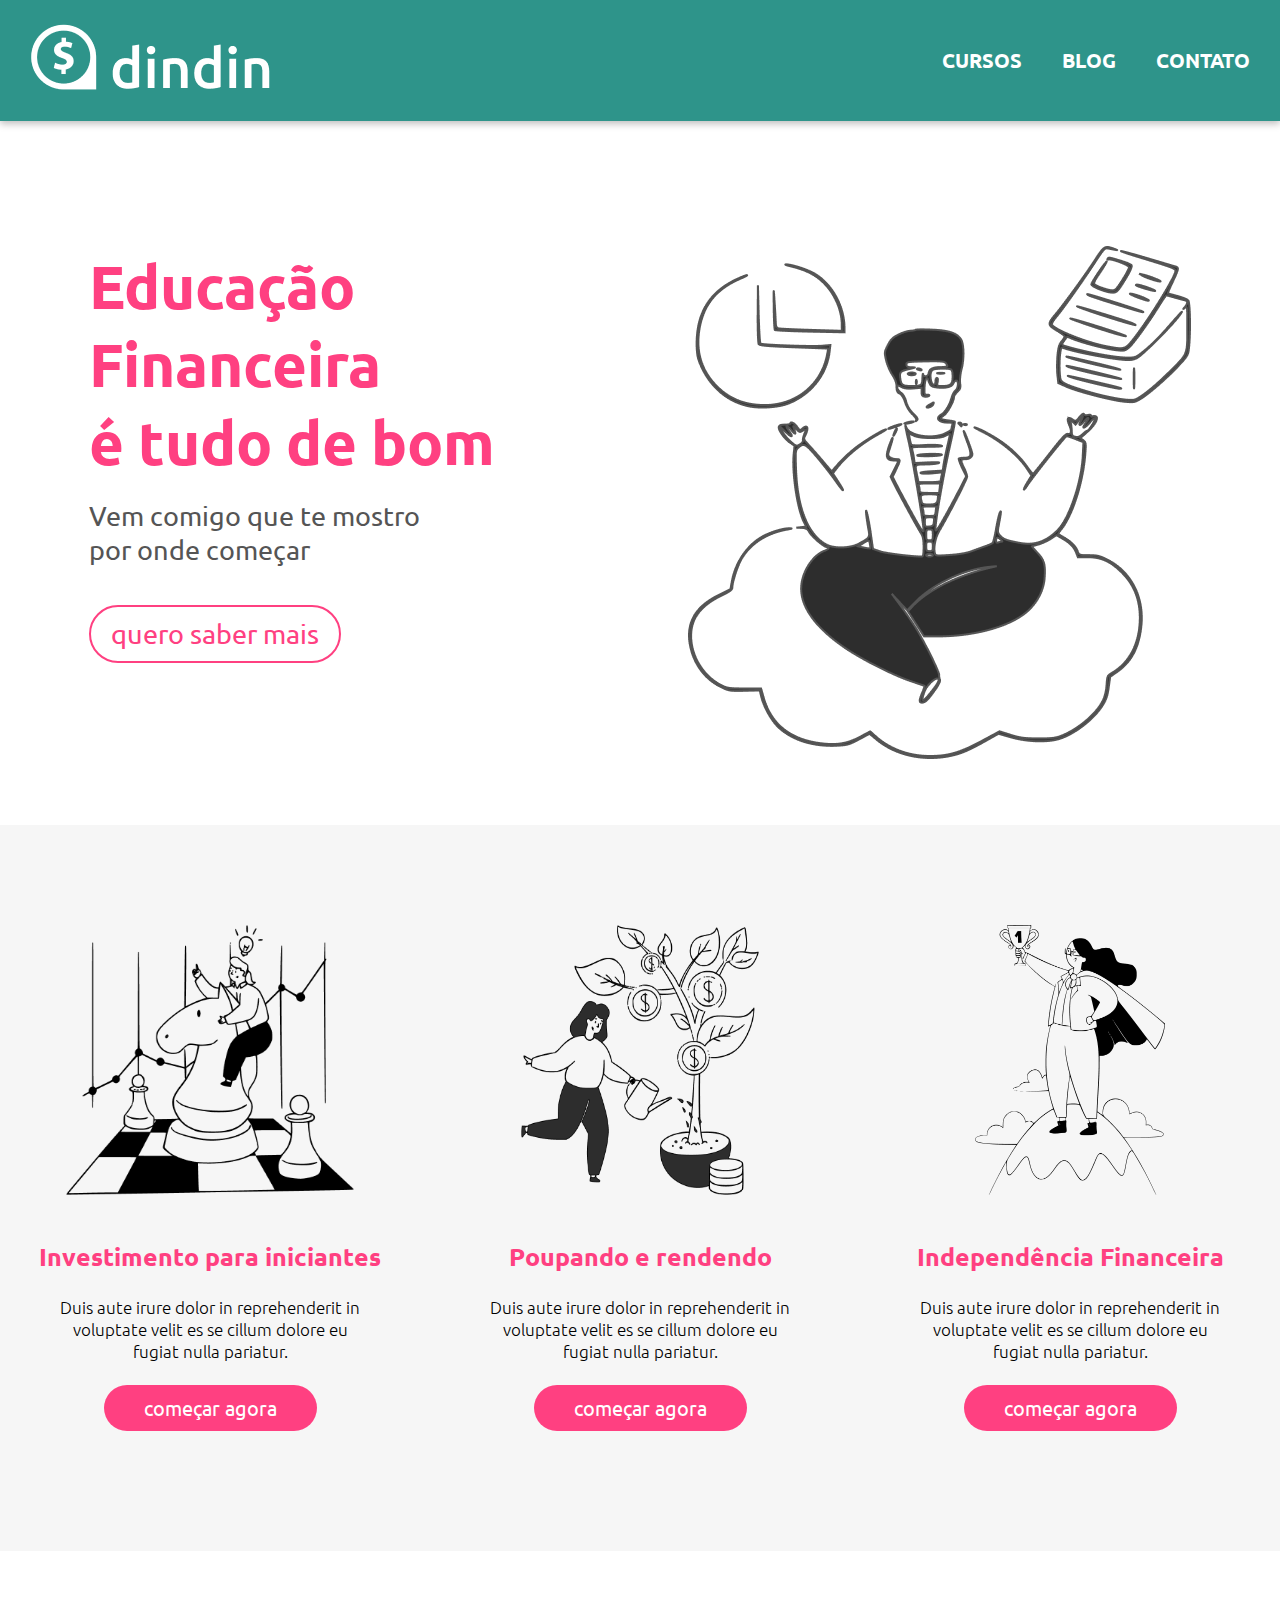
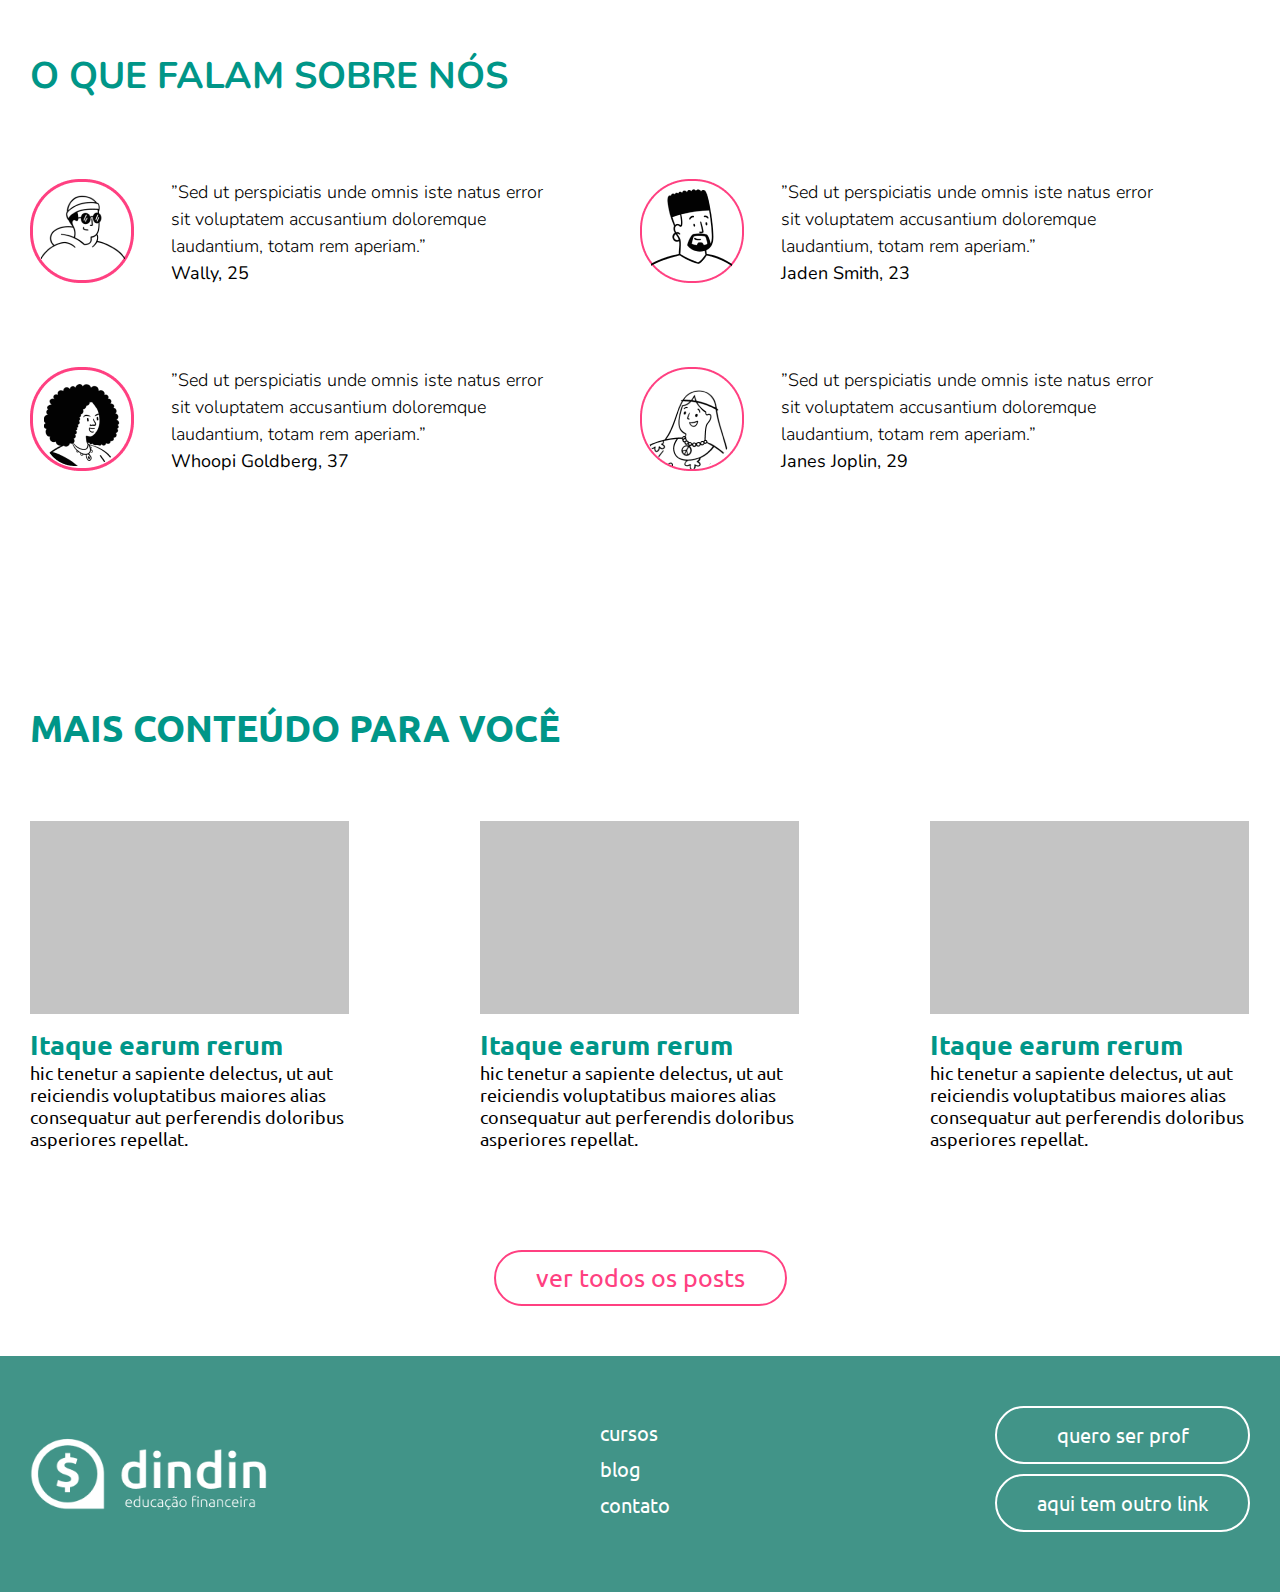
<file: index.html>
<!DOCTYPE html>
<html lang="pt-br">
<head>
  <meta charset="UTF-8">
  <meta http-equiv="X-UA-Compatible" content="IE=edge">
  <meta name="description" content="Projeto dindin desenvolvido com html e css durante o bootcamp da Gama Academy">
  <meta name="viewport" content="width=device-width, initial-scale=1.0">
  <link href="https://fonts.googleapis.com/css2?family=Nunito:ital,wght@0,300;0,400;0,500;0,600;0,700;1,300;1,400;1,500;1,600;1,700&display=swap" rel="stylesheet">
  <link href="https://fonts.googleapis.com/css2?family=Ubuntu:ital,wght@0,300;0,400;0,500;0,700;1,300;1,400;1,500;1,700&display=swap" rel="stylesheet">
  <link rel="shortcut icon" href="imgs/logo-favicon.svg">
  <link rel="stylesheet" type="text/css" href="css/style.css">
  <title>Dindin - Educação Financeira</title>
</head>
<body>
  <header>
    <nav class="nav">
      <img src="imgs/logo-header.png" alt="Logo da dindin" width="244" height="77">
      <ul class="nav-lista">
        <li><a href="paginas-internas/cursos.html">Cursos</a></li>
        <li><a href="paginas-internas/blog.html">Blog</a></li>
        <li><a href="paginas-internas/contato.html">Contato</a></li>
      </ul>
    </nav>
  </header>
  <main>
    <section class="intro alinhamento">
      <div>
        <h1>Educação Financeira <br> é tudo de bom</h1>
        <p>Vem comigo que te mostro por onde começar</p>
        <a href="">Quero saber mais</a>
      </div>
      <img src="imgs/ilustra-banner.png" alt="Ilustração de uma pessoa sentada apontando para um bloco de folhas e um gráfico em formato de pizza">
    </section>

    <section class="info-background">
      <div class="info alinhamento">
        <div>
          <img src="imgs/ilustra-poupando.png" alt="Ilustração de uma pessoa sentada em cima de uma peça de xadrez" width="288" height="270">
          <h2>Investimento para iniciantes</h2>
          <p>Duis aute irure dolor in reprehenderit in voluptate velit es se cillum dolore eu fugiat nulla pariatur.</p>
          <a href="paginas-internas/curso.html">Começar agora</a>
        </div>
  
        <div>
          <img src="imgs/ilustra-investimento.png" alt="Ilustração de uma pessoa regando uma árvore" width="238" height="270">
          <h2>Poupando e rendendo</h2>
          <p>Duis aute irure dolor in reprehenderit in voluptate velit es se cillum dolore eu fugiat nulla pariatur.</p>
          <a href="">Começar agora</a>
        </div>
  
        <div>
          <img src="imgs/ilustra-independencia.png" alt="Ilustração de uma pessoa no topo de uma montanha segurando um trofeú" width="190" height="270">
          <h2>Independência Financeira</h2>
          <p>Duis aute irure dolor in reprehenderit in voluptate velit es se cillum dolore eu fugiat nulla pariatur.</p>
          <a href="">Começar agora</a>
        </div>
      </div>
    </section>

    <section class="sobre alinhamento">
      <h2>O que falam sobre nós</h2>
      <div>
        <img src="imgs/icon-wally.png" alt="Desenho de um homem chamado Wally">
        <p>”Sed ut perspiciatis unde omnis iste natus error sit voluptatem accusantium doloremque laudantium, totam rem aperiam.” <br><span>Wally, 25</span></p>
      </div>

      <div>
        <img src="imgs/icon-jaden.png" alt="Desenho de um homem chamado Jaden Smith">
        <p>”Sed ut perspiciatis unde omnis iste natus error sit voluptatem accusantium doloremque laudantium, totam rem aperiam.” <br><span>Jaden Smith, 23</span></p>
      </div>

      <div>
        <img src="imgs/icon-whoopi.png" alt="Desenho de uma mulher chamada Whoopi Goldberg">
        <p>”Sed ut perspiciatis unde omnis iste natus error sit voluptatem accusantium doloremque laudantium, totam rem aperiam.”<br><span>Whoopi Goldberg, 37</span></p>
      </div>

      <div>
        <img src="imgs/icon-jane.png" alt="Desenho de uma mulher chamada Janes Joplin">
        <p>”Sed ut perspiciatis unde omnis iste natus error sit voluptatem accusantium doloremque laudantium, totam rem aperiam.”<br><span>Janes Joplin, 29</span></p>
      </div>
    </section>

    <aside class="conteudos alinhamento">
      <h2>Mais Conteúdo Para Você</h2>
      <div class="conteudos-div">
        <div>
          <img src="imgs/rectangle-16.png" alt="Retângulo vazio de cor cinza">
          <p><span>Itaque earum rerum</span><br> hic tenetur a sapiente delectus, ut aut reiciendis voluptatibus maiores alias consequatur aut perferendis doloribus asperiores repellat.</p>
        </div>

        <div>
          <img src="imgs/rectangle-16.png" alt="Retângulo vazio de cor cinza">
          <p><span>Itaque earum rerum</span><br> hic tenetur a sapiente delectus, ut aut reiciendis voluptatibus maiores alias consequatur aut perferendis doloribus asperiores repellat.</p>
        </div>

        <div>
          <img src="imgs/rectangle-16.png" alt="Retângulo vazio de cor cinza">
          <p><span>Itaque earum rerum</span><br> hic tenetur a sapiente delectus, ut aut reiciendis voluptatibus maiores alias consequatur aut perferendis doloribus asperiores repellat.</p>
        </div>
      </div>
      <a href="">Ver todos os posts</a>
    </aside>
  </main>

  <footer>
    <section class="footer alinhamento">
      <img src="imgs/logo-footer.png" alt="Logo da dindin com o nome educação financeira" width="244" height="77">
      <ul>
        <li><a href="">Cursos</a></li>
        <li><a href="">Blog</a></li>
        <li><a href="">Contato</a></li>
      </ul>
      <div class="links">
        <a href="">Quero ser prof</a>
        <a href="">Aqui tem outro link</a>
      </div>
    </section>
  </footer>
</body>
</html>
</file>
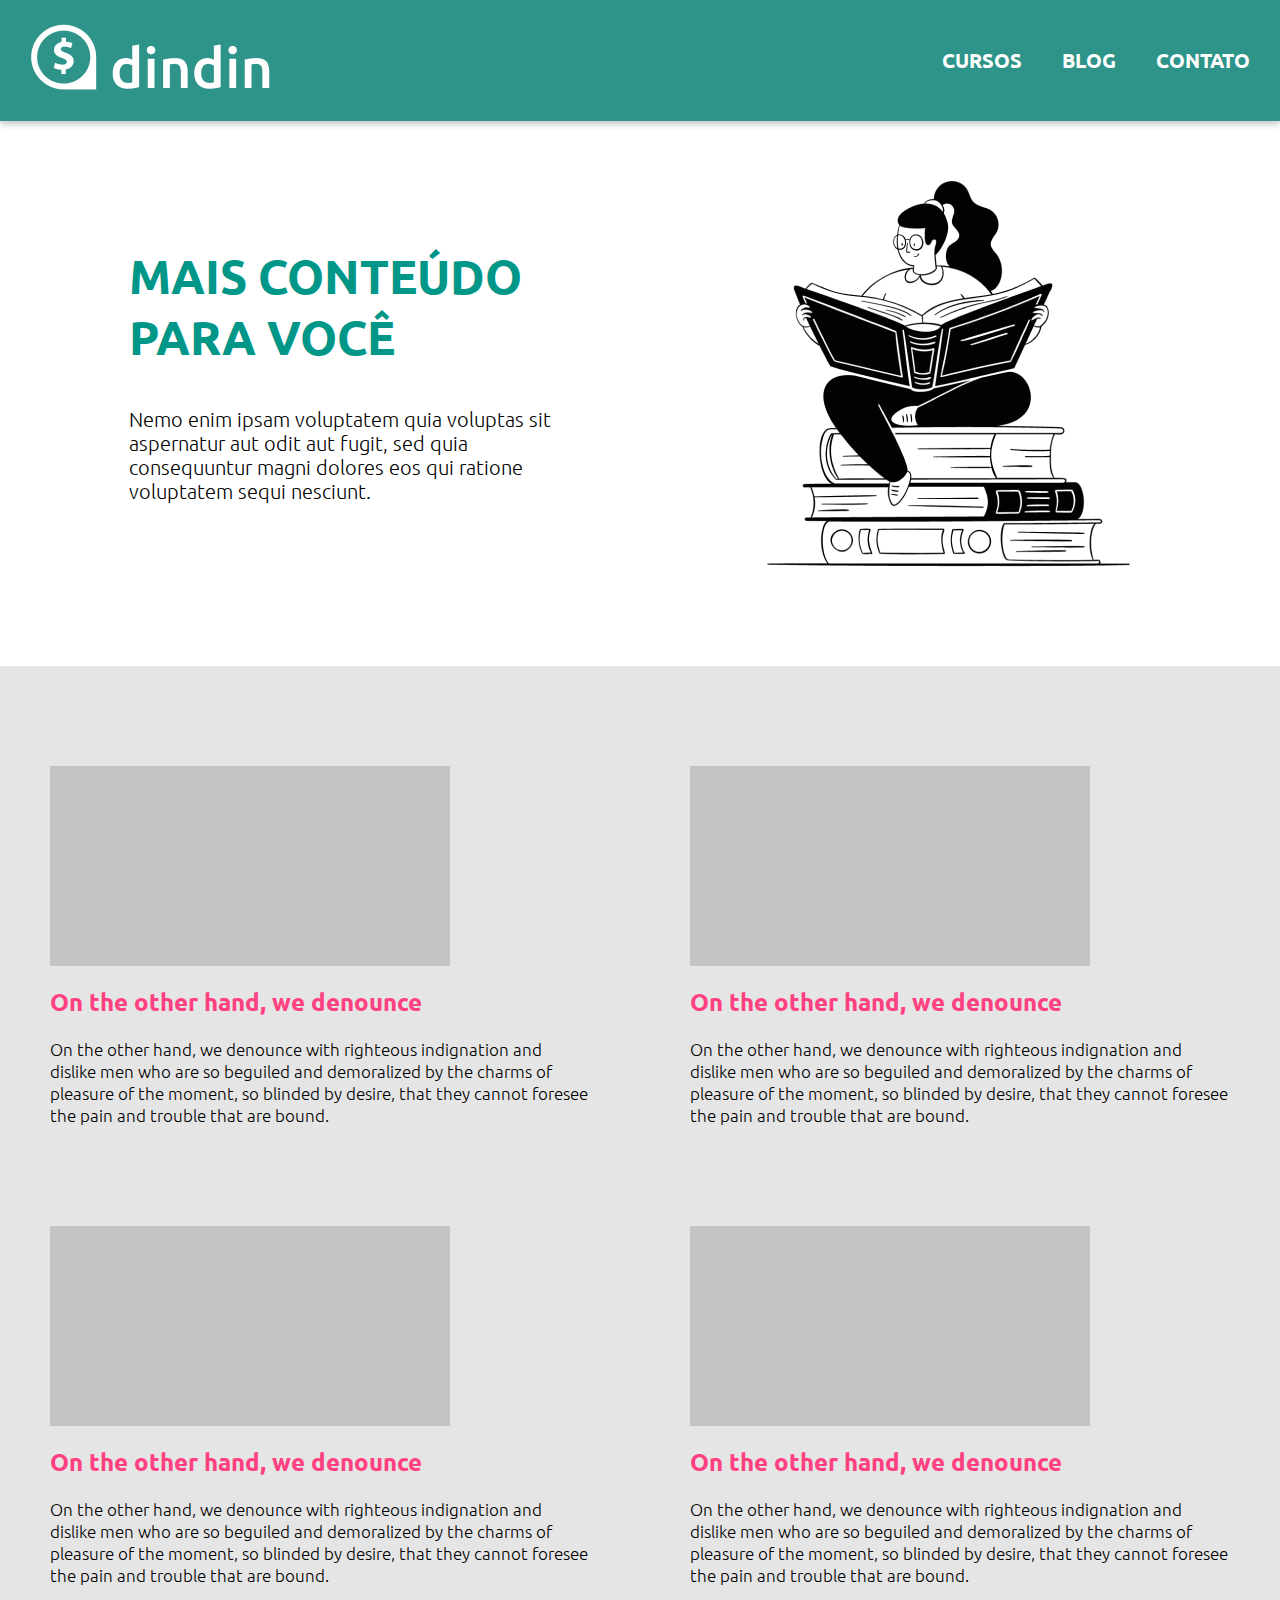
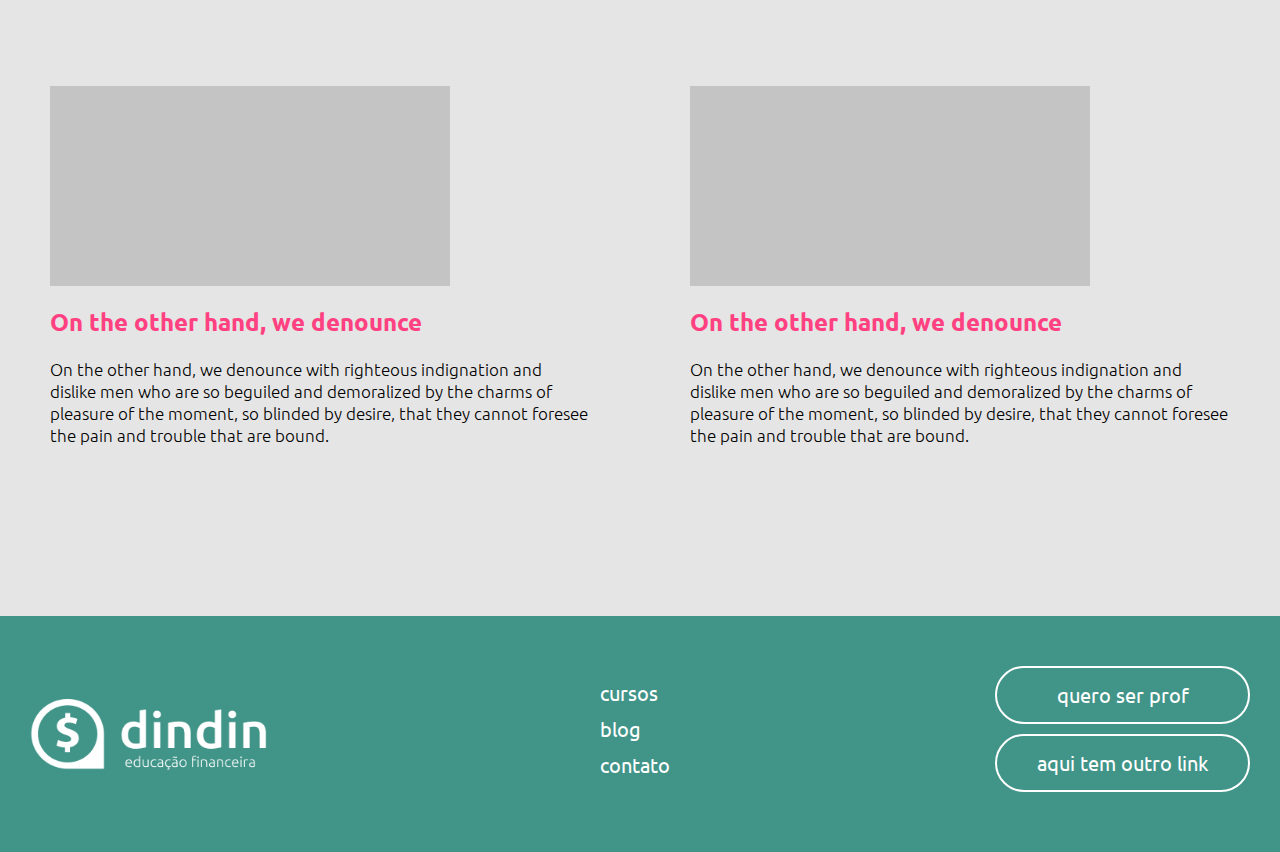
<file: paginas-internas/blog.html>
<html lang="pt-br">
<head>
  <meta charset="UTF-8">
  <meta http-equiv="X-UA-Compatible" content="IE=edge">
  <meta name="viewport" content="width=device-width, initial-scale=1.0">
  <link href="https://fonts.googleapis.com/css2?family=Nunito:ital,wght@0,300;0,400;0,500;0,600;0,700;1,300;1,400;1,500;1,600;1,700&display=swap" rel="stylesheet">
  <link href="https://fonts.googleapis.com/css2?family=Ubuntu:ital,wght@0,300;0,400;0,500;0,700;1,300;1,400;1,500;1,700&display=swap" rel="stylesheet">
  <link rel="shortcut icon" href="../imgs/logo-favicon.svg">
  <link rel="stylesheet" type="text/css" href="../css/blog.css">
  <title>Blog</title>
</head>
<body>
  <header>
    <nav class="nav">
      <a href="../index.html"><img src="../imgs/logo-header.png" alt="Logo da dindin" width="244" height="77"></a>
      <ul class="nav-lista">
        <li><a href="cursos.html">Cursos</a></li>
        <li><a href="blog.html">Blog</a></li>
        <li><a href="contato.html">Contato</a></li>
      </ul>
    </nav>
  </header>

<main>
  <section class="intro">
    <div>
      <h1>Mais conteúdo para você</h1>
      <p>Nemo enim ipsam voluptatem quia voluptas sit aspernatur aut odit aut fugit, sed quia consequuntur magni dolores eos qui ratione voluptatem sequi nesciunt. </p>
    </div>
    <img src="../imgs/ilustra-blog.png" alt="Ilustração de uma menina lendo sentada sob uma pilha de livros" width="405" height="405">
  </section>

  <section class="grid">
    <div class="posts grid-I">
      <div>
        <a href="post.html"><img src="../imgs/rectangle-21.png" alt="Retângulo cinza" width="518" height="260"></a>    
        <h2>On the other hand, we denounce</h2>
        <p>On the other hand, we denounce with righteous indignation and dislike men who are so beguiled and demoralized by the charms of pleasure of the moment, so blinded by desire, that they cannot foresee the pain and trouble that are bound.</p>
      </div>
      <div>
        <a href="post.html"><img src="../imgs/rectangle-21.png" alt="Retângulo cinza" width="518" height="260"></a>
        <h2>On the other hand, we denounce</h2>
        <p>On the other hand, we denounce with righteous indignation and dislike men who are so beguiled and demoralized by the charms of pleasure of the moment, so blinded by desire, that they cannot foresee the pain and trouble that are bound.</p>
      </div>
      <div>
        <a href="post.html"><img src="../imgs/rectangle-21.png" alt="Retângulo cinza" width="518" height="260"></a> 
        <h2>On the other hand, we denounce</h2>
        <p>On the other hand, we denounce with righteous indignation and dislike men who are so beguiled and demoralized by the charms of pleasure of the moment, so blinded by desire, that they cannot foresee the pain and trouble that are bound.</p>
      </div>
    </div>
  
    <div class="posts grid-II">
      <div>
        <a href="post.html"><img src="../imgs/rectangle-21.png" alt="Retângulo cinza" width="518" height="260"></a>
        <h2>On the other hand, we denounce</h2>
        <p>On the other hand, we denounce with righteous indignation and dislike men who are so beguiled and demoralized by the charms of pleasure of the moment, so blinded by desire, that they cannot foresee the pain and trouble that are bound.</p>
      </div>
      <div>
        <a href="post.html"><img src="../imgs/rectangle-21.png" alt="Retângulo cinza" width="518" height="260"></a>
        <h2>On the other hand, we denounce</h2>
        <p>On the other hand, we denounce with righteous indignation and dislike men who are so beguiled and demoralized by the charms of pleasure of the moment, so blinded by desire, that they cannot foresee the pain and trouble that are bound.</p>
      </div>
      <div>
        <a href=""><img src="../imgs/rectangle-21.png" alt="Retângulo cinza" width="518" height="260"></a>
        <h2>On the other hand, we denounce</h2>
        <p>On the other hand, we denounce with righteous indignation and dislike men who are so beguiled and demoralized by the charms of pleasure of the moment, so blinded by desire, that they cannot foresee the pain and trouble that are bound.</p>
      </div>
    </div>
  </section>


</main>

<footer>
  <section class="footer">
    <img src="../imgs/logo-footer.png" alt="Logo da dindin com o nome educação financeira" width="244" height="77">
    <ul>
      <li><a href="">Cursos</a></li>
      <li><a href="">Blog</a></li>
      <li><a href="">Contato</a></li>
    </ul>
    <div class="links">
      <a>Quero ser prof</a>
      <a>Aqui tem outro link</a>
    </div>
  </section>
</footer>
</body>
</html>
</file>
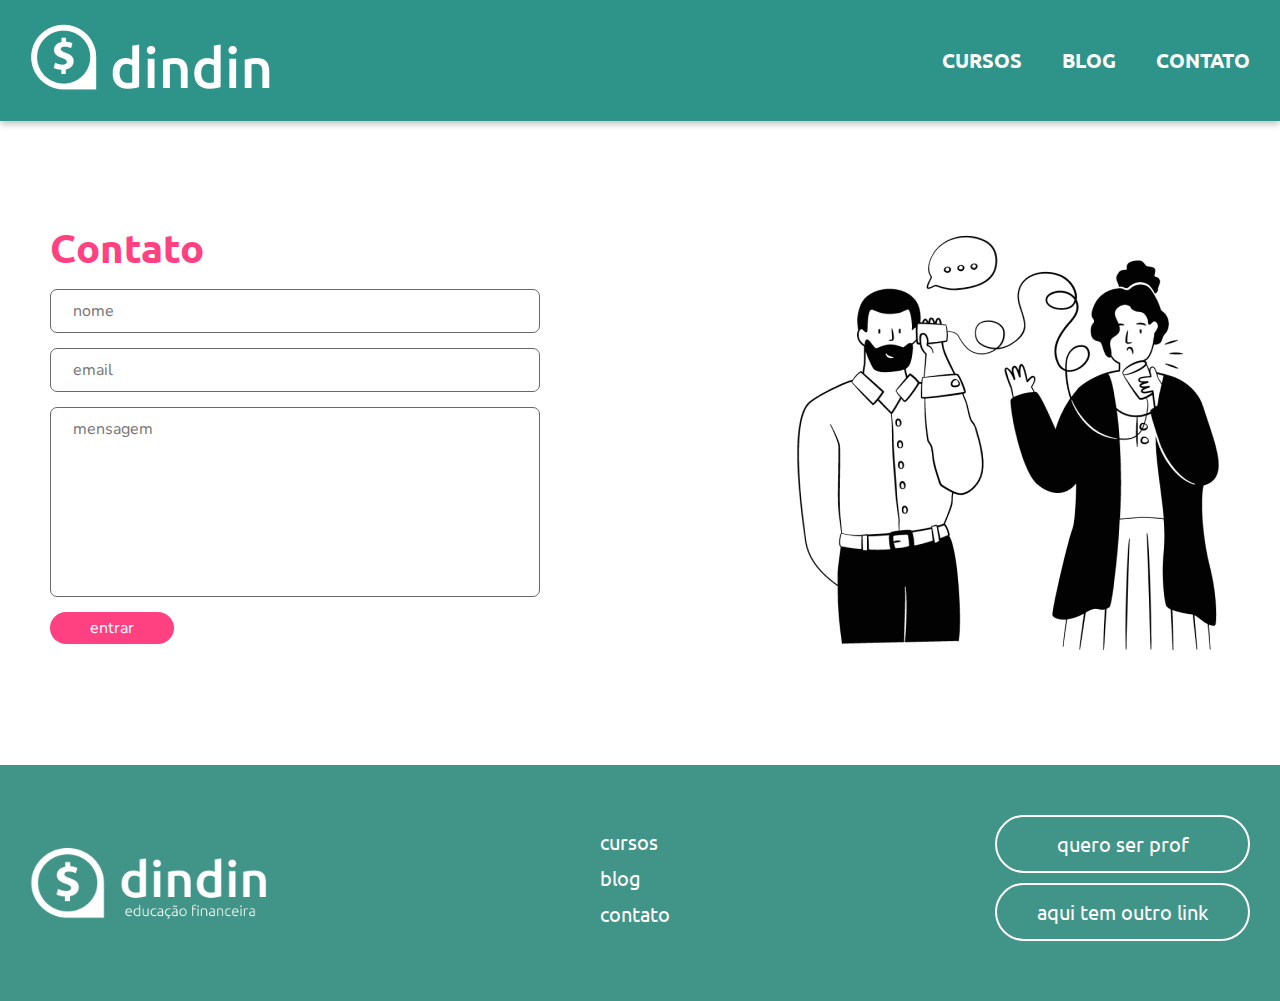
<file: paginas-internas/contato.html>
<html lang="pt-br">
<head>
  <meta charset="UTF-8">
  <meta http-equiv="X-UA-Compatible" content="IE=edge">
  <meta name="viewport" content="width=device-width, initial-scale=1.0">
  <link href="https://fonts.googleapis.com/css2?family=Nunito:ital,wght@0,300;0,400;0,500;0,600;0,700;1,300;1,400;1,500;1,600;1,700&display=swap" rel="stylesheet">
  <link href="https://fonts.googleapis.com/css2?family=Ubuntu:ital,wght@0,300;0,400;0,500;0,700;1,300;1,400;1,500;1,700&display=swap" rel="stylesheet">
  <link rel="shortcut icon" href="../imgs/logo-favicon.svg">
  <link rel="stylesheet" type="text/css" href="../css/contato.css">
  <title>Contato</title>
</head>
<body>
  <header>
    <nav class="nav">
      <a href="../index.html"><img src="../imgs/logo-header.png" alt="Logo da dindin" width="244" height="77"></a>
      <ul class="nav-lista">
        <li><a href="cursos.html">Cursos</a></li>
        <li><a href="blog.html">Blog</a></li>
        <li><a href="contato.html">Contato</a></li>
      </ul>
    </nav>
  </header>

  <main class="main">

    <form>
      <h1>Contato</h1>
      <input type="text" name="nome" placeholder="nome">
      <input type="email" name="email" placeholder="email">
      <textarea name="mensagem" cols="30" rows="10" placeholder="mensagem"></textarea>
      <button>entrar</button>
    </form>

    <img src="../imgs/ilustra-contato.png" alt="Ilustração de um homem e uma mulher comunicando entre si" width="444" height="444">
  </main>

  <footer>
    <section class="footer">
      <img src="../imgs/logo-footer.png" alt="Logo da dindin com o nome educação financeira" width="244" height="77">
      <ul>
        <li><a href="">Cursos</a></li>
        <li><a href="">Blog</a></li>
        <li><a href="">Contato</a></li>
      </ul>
      <div class="links">
        <a href="">Quero ser prof</a>
        <a href="">Aqui tem outro link</a>
      </div>
    </section>
  </footer>
</body>
</html>
</file>
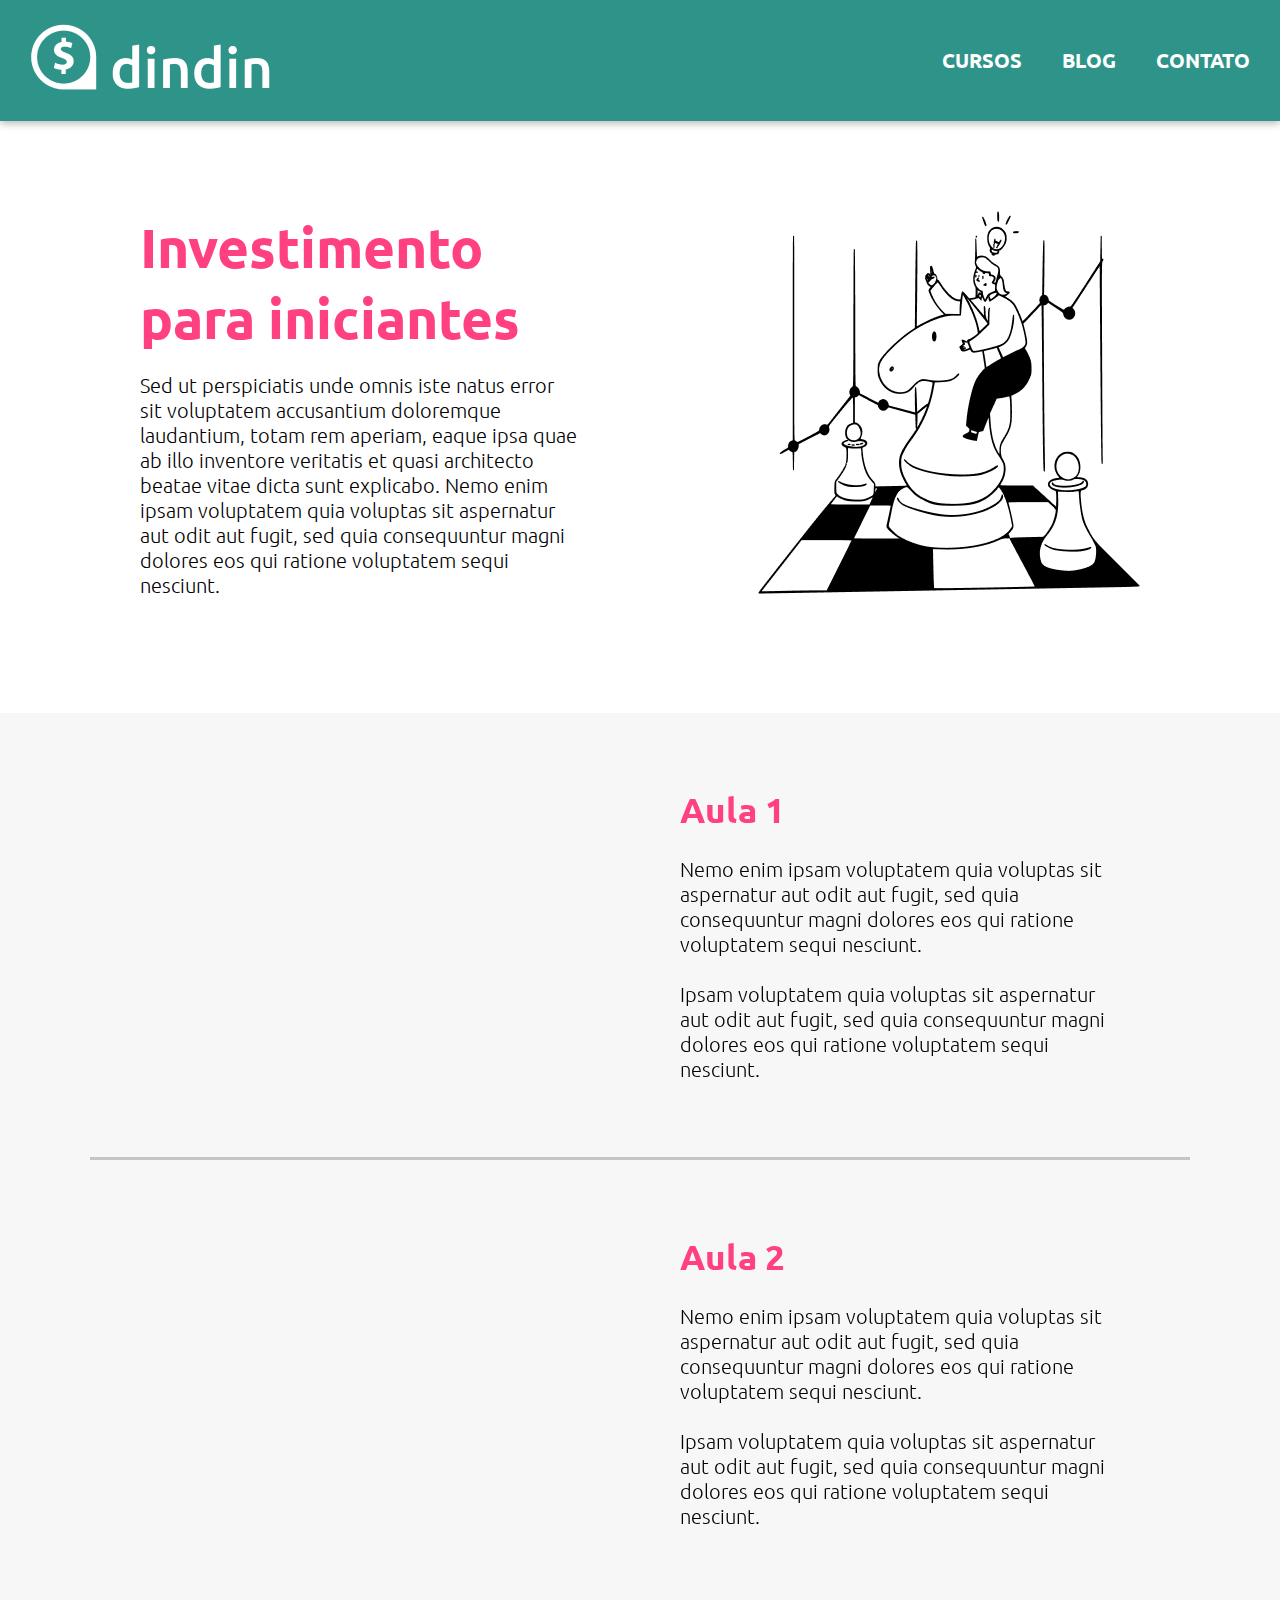
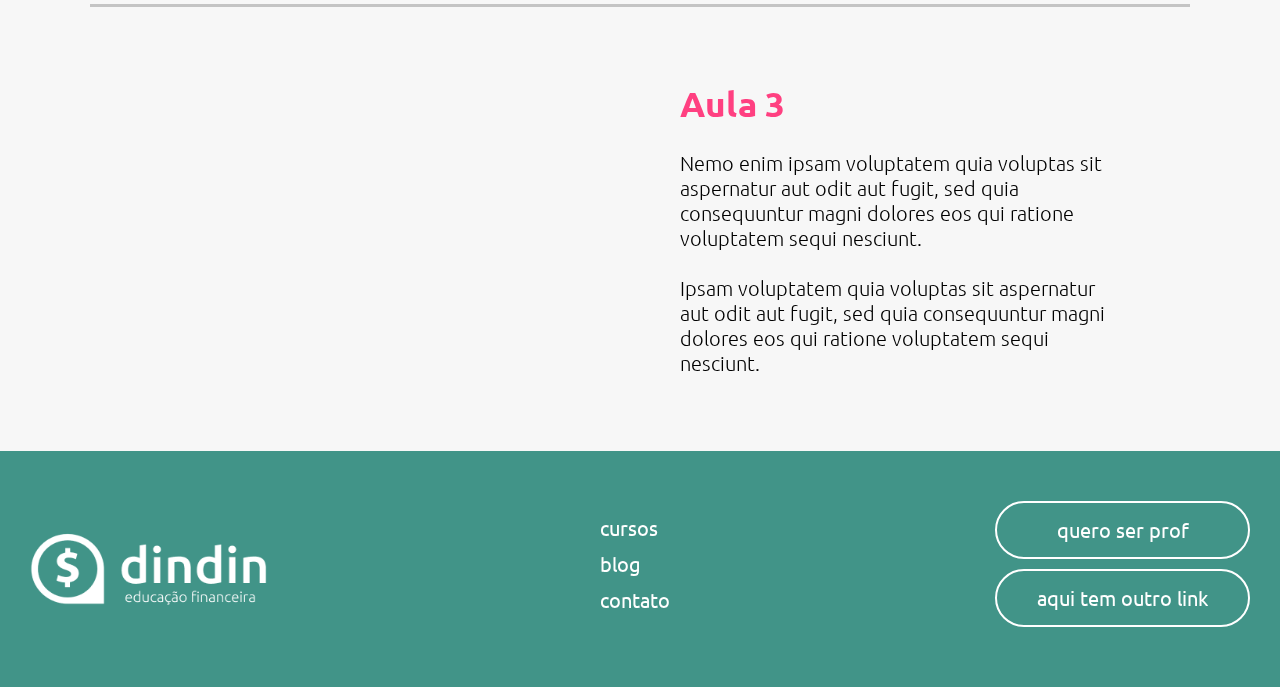
<file: paginas-internas/curso.html>
<html lang="pt-br">
<head>
  <meta charset="UTF-8">
  <meta http-equiv="X-UA-Compatible" content="IE=edge">
  <meta name="viewport" content="width=device-width, initial-scale=1.0">
  <link href="https://fonts.googleapis.com/css2?family=Ubuntu:ital,wght@0,300;0,400;0,500;0,700;1,300;1,400;1,500;1,700&display=swap" rel="stylesheet">
  <link rel="shortcut icon" href="../imgs/logo-favicon.svg">
  <link rel="stylesheet" type="text/css" href="../css/curso.css">
  <title>Curso</title>
</head>
<body>
  <header>
    <nav class="nav">
      <a href="../index.html"><img src="../imgs/logo-header.png" alt="Logo da dindin" width="244" height="77"></a>
      <ul class="nav-lista">
        <li><a href="cursos.html">Cursos</a></li>
        <li><a href="blog.html">Blog</a></li>
        <li><a href="contato.html">Contato</a></li>
      </ul>
    </nav>
  </header>
  <main>
    <section class="intro">
      <div>
        <h1>Investimento para iniciantes</h1>
        <p>Sed ut perspiciatis unde omnis iste natus error sit voluptatem accusantium doloremque laudantium, totam rem aperiam, eaque ipsa quae ab illo inventore veritatis et quasi architecto beatae vitae dicta sunt explicabo. Nemo enim ipsam voluptatem quia voluptas sit aspernatur aut odit aut fugit, sed quia consequuntur magni dolores eos qui ratione voluptatem sequi nesciunt. </p>
      </div>
      <div>
        <img src="../imgs/ilustra-poupando.png" alt="Ilustração de uma pessoa sentada em cima de uma peça de xadrez">
      </div>
    </section>

      <section class="aulas">
        <div class="aula a1">
          <iframe width="460" height="260" src="https://www.youtube.com/embed/O27zmCy1Nsc" title="YouTube video player" frameborder="0" allow="accelerometer; autoplay; clipboard-write; encrypted-media; gyroscope; picture-in-picture" allowfullscreen></iframe>
          <div>
            <h2>Aula 1</h2>
            <p>Nemo enim ipsam voluptatem quia voluptas sit aspernatur aut odit aut fugit, sed quia consequuntur magni dolores eos qui ratione voluptatem sequi nesciunt.<br><br>
            Ipsam voluptatem quia voluptas sit aspernatur aut odit aut fugit, sed quia consequuntur magni dolores eos qui ratione voluptatem sequi nesciunt.
          </p>
          </div>
        </div>
  
        <div class="aula a2">
          <iframe width="460" height="260" src="https://www.youtube.com/embed/O27zmCy1Nsc" title="YouTube video player" frameborder="0" allow="accelerometer; autoplay; clipboard-write; encrypted-media; gyroscope; picture-in-picture" allowfullscreen></iframe>
          <div>
            <h2>Aula 2</h2>
            <p>Nemo enim ipsam voluptatem quia voluptas sit aspernatur aut odit aut fugit, sed quia consequuntur magni dolores eos qui ratione voluptatem sequi nesciunt.<br><br>
            Ipsam voluptatem quia voluptas sit aspernatur aut odit aut fugit, sed quia consequuntur magni dolores eos qui ratione voluptatem sequi nesciunt.
            </p>
          </div>
        </div>
  
        <div class="aula">
          <iframe width="460" height="260" src="https://www.youtube.com/embed/O27zmCy1Nsc" title="YouTube video player" frameborder="0" allow="accelerometer; autoplay; clipboard-write; encrypted-media; gyroscope; picture-in-picture" allowfullscreen></iframe>
          <div>
            <h2>Aula 3</h2>
            <p>Nemo enim ipsam voluptatem quia voluptas sit aspernatur aut odit aut fugit, sed quia consequuntur magni dolores eos qui ratione voluptatem sequi nesciunt.<br><br>
            Ipsam voluptatem quia voluptas sit aspernatur aut odit aut fugit, sed quia consequuntur magni dolores eos qui ratione voluptatem sequi nesciunt.
            </p>
          </div>
        </div>
      </section>
  </main>
  <footer>
    <section class="footer">
      <img src="../imgs/logo-footer.png" alt="Logo da dindin com o nome educação financeira" width="244" height="77">
      <ul>
        <li><a href="">Cursos</a></li>
        <li><a href="">Blog</a></li>
        <li><a href="">Contato</a></li>
      </ul>
      <div class="links">
        <a href="">Quero ser prof</a>
        <a href="">Aqui tem outro link</a>
      </div>
    </section>
  </footer>
</body>
</html>
</file>
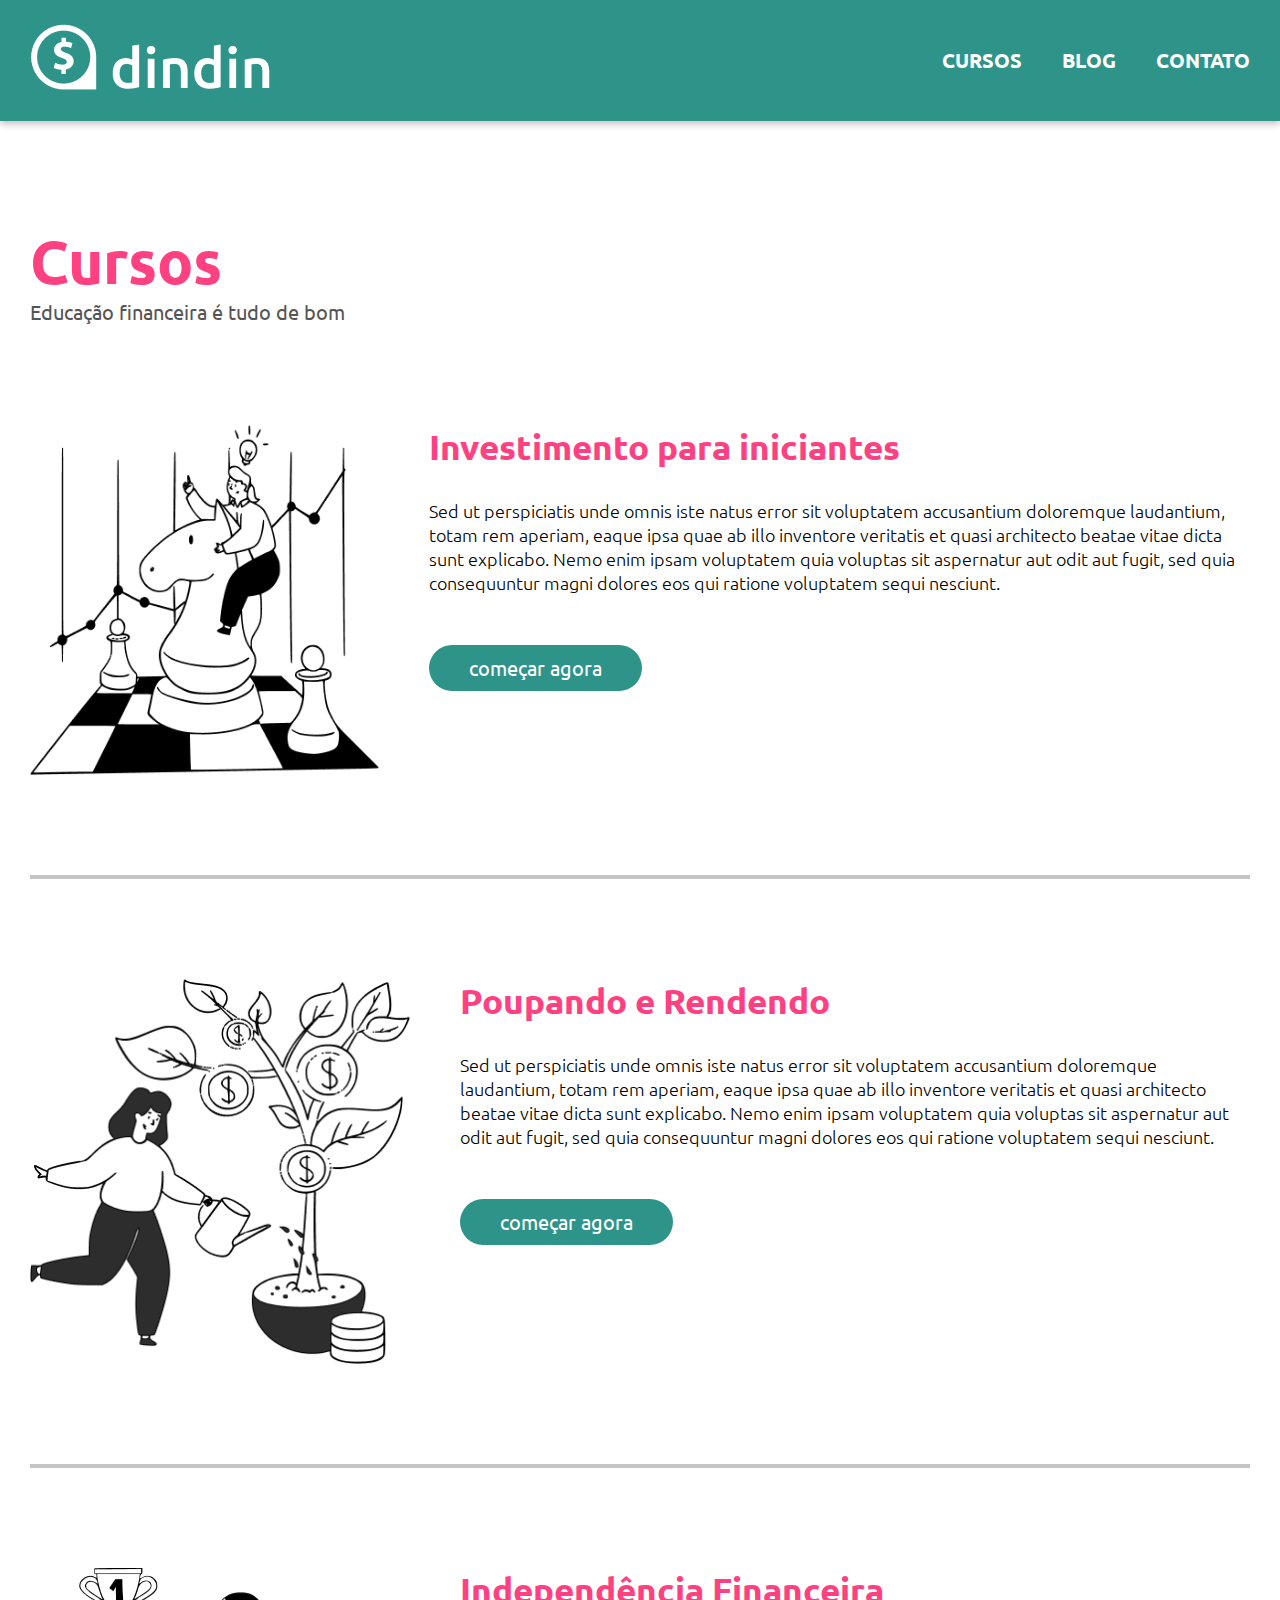
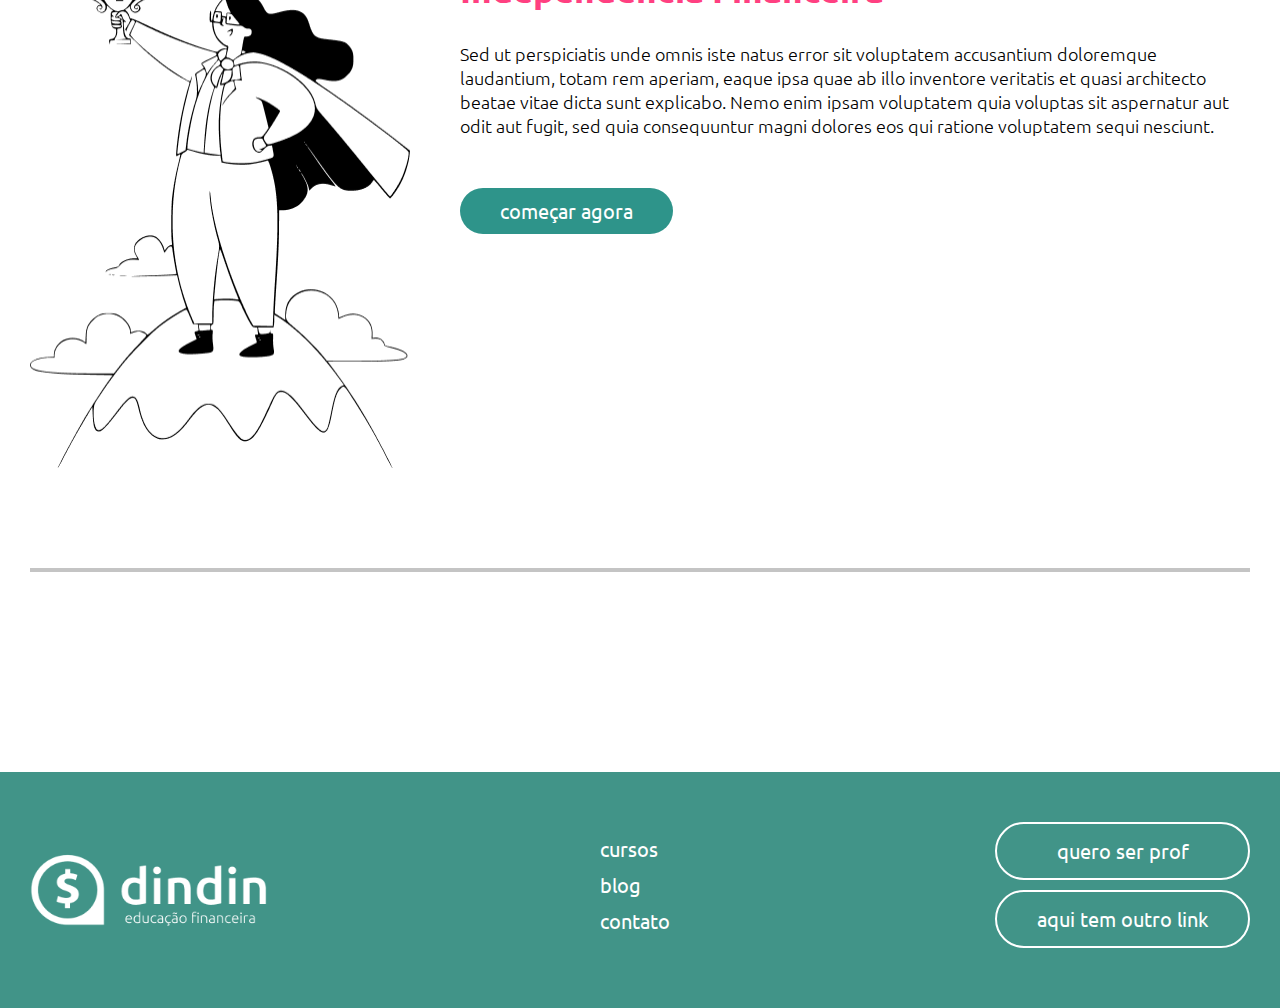
<file: paginas-internas/cursos.html>
<html lang="pt-br">
<head>
  <meta charset="UTF-8">
  <meta http-equiv="X-UA-Compatible" content="IE=edge">
  <meta name="viewport" content="width=device-width, initial-scale=1.0">
  <link href="https://fonts.googleapis.com/css2?family=Ubuntu:ital,wght@0,300;0,400;0,500;0,700;1,300;1,400;1,500;1,700&display=swap" rel="stylesheet">
  <link rel="shortcut icon" href="../imgs/logo-favicon.svg">
  <link rel="stylesheet" type="text/css" href="../css/cursos.css">
  <title>Cursos</title>
</head>
<body>
  <header>
    <nav class="nav">
      <a href="../index.html"><img src="../imgs/logo-header.png" alt="Logo da dindin" width="244" height="77"></a>
      <ul class="nav-lista">
        <li><a href="cursos.html">Cursos</a></li>
        <li><a href="blog.html">Blog</a></li>
        <li><a href="contato.html">Contato</a></li>
      </ul>
    </nav>
  </header>
  <main class="main alinhamento">
    <h1>Cursos</h1>
    <p class="main-itens">Educação financeira é tudo de bom</p>

    <section class="info">
      <img src="../imgs-cursos/xadrez.png" alt="Ilustração de uma pessoa sentada em cima de uma peça de xadrez" width="380" height="350">
      <div>
        <h2>Investimento para iniciantes</h2>
        <p>Sed ut perspiciatis unde omnis iste natus error sit voluptatem accusantium doloremque laudantium, totam rem aperiam, eaque ipsa quae ab illo inventore veritatis et quasi architecto beatae vitae dicta sunt explicabo. Nemo enim ipsam voluptatem quia voluptas sit aspernatur aut odit aut fugit, sed quia consequuntur magni dolores eos qui ratione voluptatem sequi nesciunt. </p>
        <a href="curso.html">Começar agora</a>
      </div>
    </section>

    <section class="info">
      <img src="../imgs-cursos/mulher-regando.png" alt="Ilustração de uma pessoa regando uma árvore" width="380" height="385">
      <div>
        <h2>Poupando e Rendendo</h2>
        <p>Sed ut perspiciatis unde omnis iste natus error sit voluptatem accusantium doloremque laudantium, totam rem aperiam, eaque ipsa quae ab illo inventore veritatis et quasi architecto beatae vitae dicta sunt explicabo. Nemo enim ipsam voluptatem quia voluptas sit aspernatur aut odit aut fugit, sed quia consequuntur magni dolores eos qui ratione voluptatem sequi nesciunt. </p>
        <a href="">Começar agora</a>
      </div>
    </section>

    <section class="info">
      <img src="../imgs-cursos/mulher-no-topo.png" alt="Ilustração de uma pessoa no topo de uma montanha segurando um trofeú" width="380" height="500">
      <div>
        <h2>Independência Financeira</h2>
        <p>Sed ut perspiciatis unde omnis iste natus error sit voluptatem accusantium doloremque laudantium, totam rem aperiam, eaque ipsa quae ab illo inventore veritatis et quasi architecto beatae vitae dicta sunt explicabo. Nemo enim ipsam voluptatem quia voluptas sit aspernatur aut odit aut fugit, sed quia consequuntur magni dolores eos qui ratione voluptatem sequi nesciunt. </p>
        <a href="">Começar agora</a>
      </div>
    </section>
  </main>
  <footer>
    <section class="footer">
      <img src="../imgs/logo-footer.png" alt="Logo da dindin com o nome educação financeira" width="244" height="77">
      <ul>
        <li><a href="">Cursos</a></li>
        <li><a href="">Blog</a></li>
        <li><a href="">Contato</a></li>
      </ul>
      <div class="links">
        <a href="">Quero ser prof</a>
        <a href="">Aqui tem outro link</a>
      </div>
    </section>
  </footer>
</body>
</html>
</file>
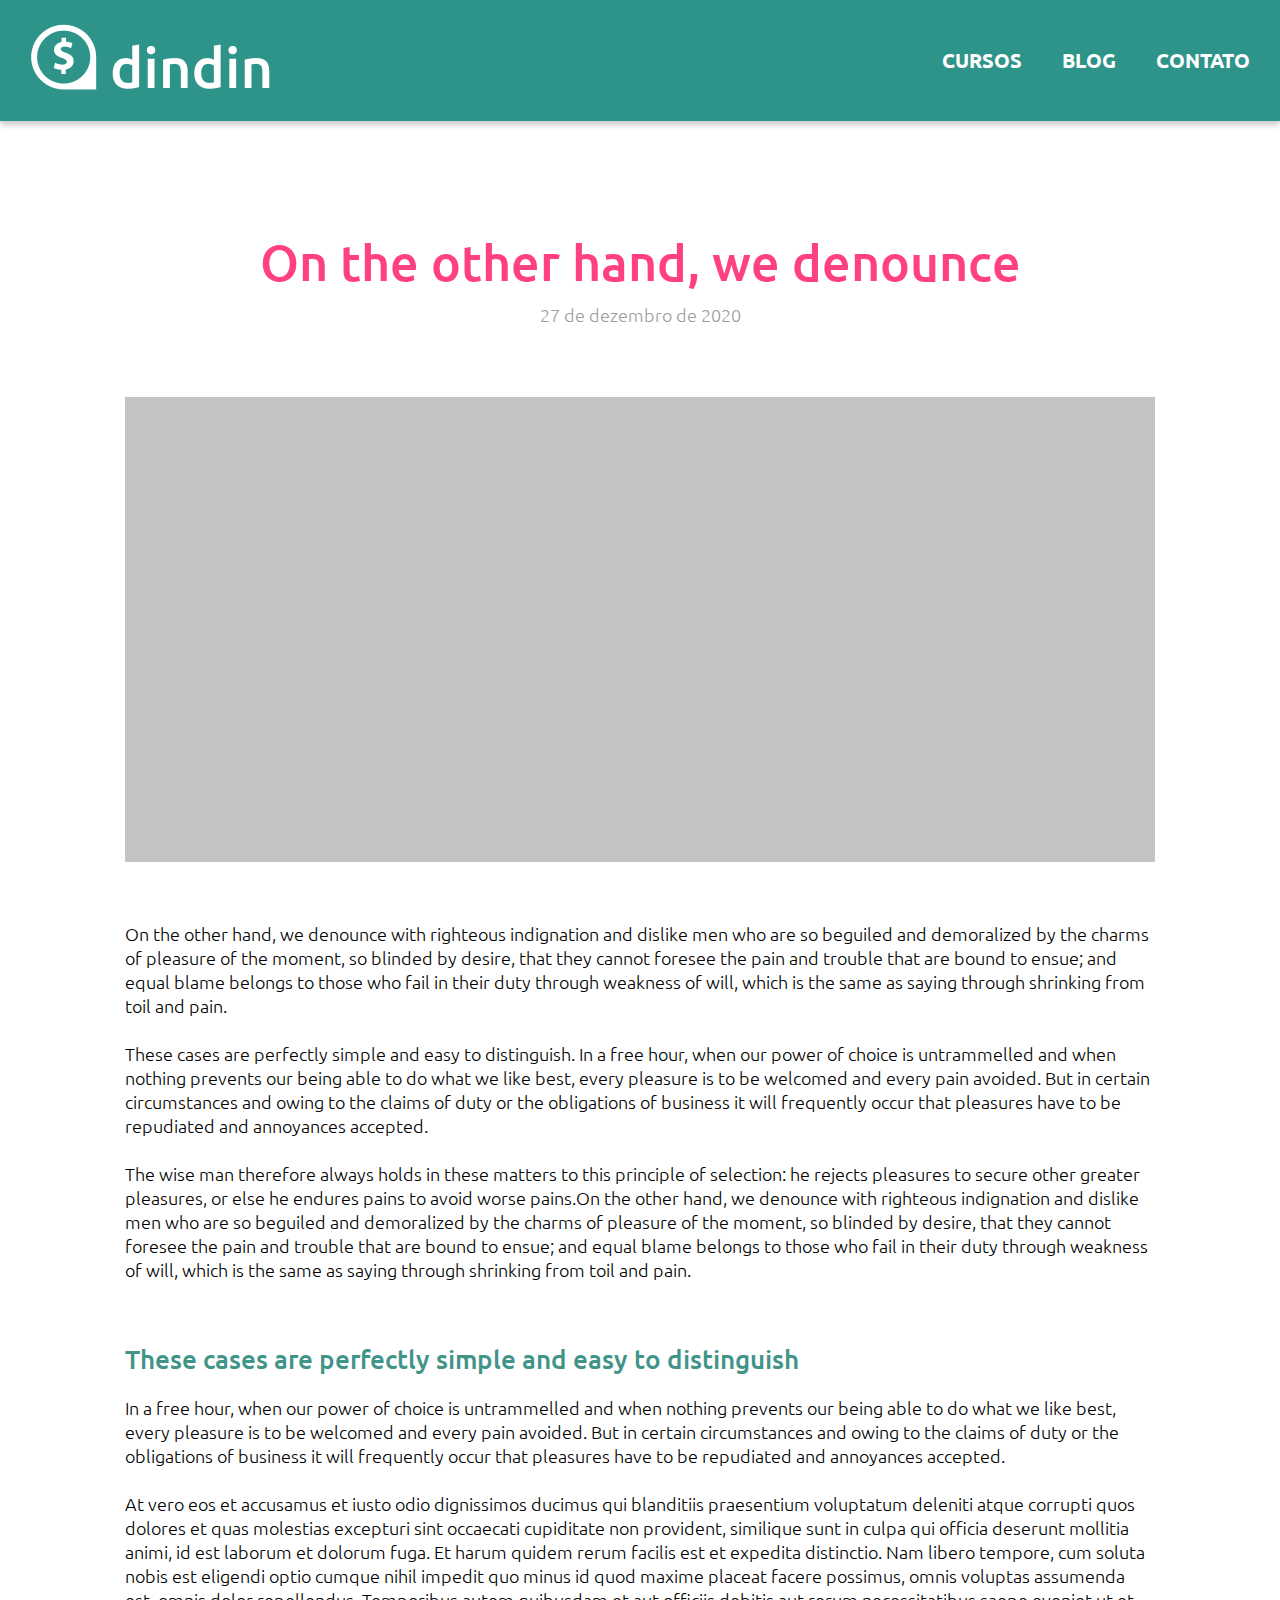
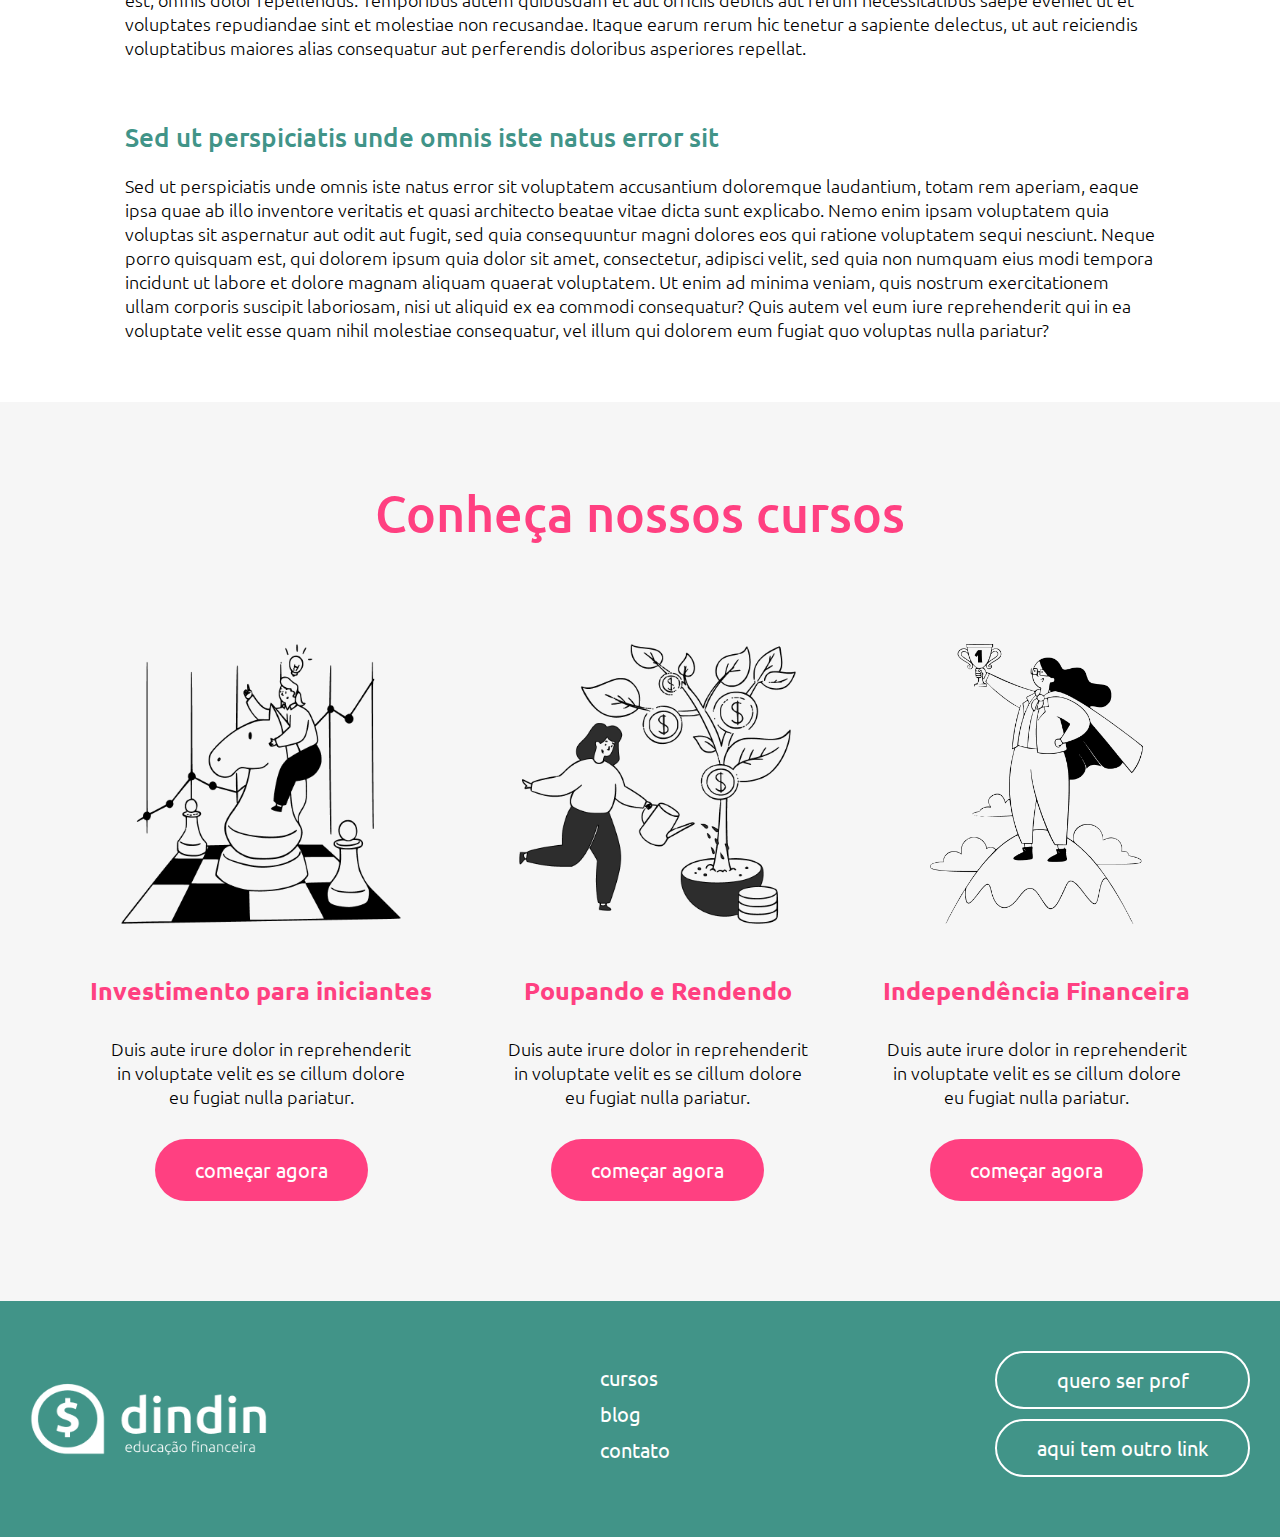
<file: paginas-internas/post.html>
<html lang="pt-br">
<head>
  <meta charset="UTF-8">
  <meta http-equiv="X-UA-Compatible" content="IE=edge">
  <meta name="viewport" content="width=device-width, initial-scale=1.0">
  <link href="https://fonts.googleapis.com/css2?family=Ubuntu:ital,wght@0,300;0,400;0,500;0,700;1,300;1,400;1,500;1,700&display=swap" rel="stylesheet">
  <link rel="shortcut icon" href="../imgs/logo-favicon.svg">
  <link rel="stylesheet" type="text/css" href="../css/post.css">
  <title>Post</title>
</head>
<body>
  <header>
    <nav class="nav">
      <a href="../index.html"><img src="../imgs/logo-header.png" alt="Logo da dindin" width="244" height="77"></a>
      <ul class="nav-lista">
        <li><a href="cursos.html">Cursos</a></li>
        <li><a href="blog.html">Blog</a></li>
        <li><a href="contato.html">Contato</a></li>
      </ul>
    </nav>
  </header>

  <main>
    <section class="intro">
      <h1>On the other hand, we denounce</h1>
      <span>27 de dezembro de 2020</span>
      <img src="../imgs/foto-post.png" alt="foto do post" width="1030" height="465">
      <p>On the other hand, we denounce with righteous indignation and dislike men who are so beguiled and demoralized by the charms of pleasure of the moment, so blinded by desire, that they cannot foresee the pain and trouble that are bound to ensue; and equal blame belongs to those who fail in their duty through weakness of will, which is the same as saying through shrinking from toil and pain.<br><br>
      These cases are perfectly simple and easy to distinguish. In a free hour, when our power of choice is untrammelled and when nothing prevents our being able to do what we like best, every pleasure is to be welcomed and every pain avoided. But in certain circumstances and owing to the claims of duty or the obligations of business it will frequently occur that pleasures have to be repudiated and annoyances accepted.<br><br>
      The wise man therefore always holds in these matters to this principle of selection: he rejects pleasures to secure other greater pleasures, or else he endures pains to avoid worse pains.On the other hand, we denounce with righteous indignation and dislike men who are so beguiled and demoralized by the charms of pleasure of the moment, so blinded by desire, that they cannot foresee the pain and trouble that are bound to ensue; and equal blame belongs to those who fail in their duty through weakness of will, which is the same as saying through shrinking from toil and pain.</p>
    </section>
    <article class="article">
      <h2>These cases are perfectly simple and easy to distinguish</h2>
      <p>In a free hour, when our power of choice is untrammelled and when nothing prevents our being able to do what we like best, every pleasure is to be welcomed and every pain avoided. But in certain circumstances and owing to the claims of duty or the obligations of business it will frequently occur that pleasures have to be repudiated and annoyances accepted.<br><br>
      At vero eos et accusamus et iusto odio dignissimos ducimus qui blanditiis praesentium voluptatum deleniti atque corrupti quos dolores et quas molestias excepturi sint occaecati cupiditate non provident, similique sunt in culpa qui officia deserunt mollitia animi, id est laborum et dolorum fuga. Et harum quidem rerum facilis est et expedita distinctio. Nam libero tempore, cum soluta nobis est eligendi optio cumque nihil impedit quo minus id quod maxime placeat facere possimus, omnis voluptas assumenda est, omnis dolor repellendus. Temporibus autem quibusdam et aut officiis debitis aut rerum necessitatibus saepe eveniet ut et voluptates repudiandae sint et molestiae non recusandae. Itaque earum rerum hic tenetur a sapiente delectus, ut aut reiciendis voluptatibus maiores alias consequatur aut perferendis doloribus asperiores repellat.</p>
    </article>
    <article class="article">
      <h2>Sed ut perspiciatis unde omnis iste natus error sit </h2>
      <p>Sed ut perspiciatis unde omnis iste natus error sit voluptatem accusantium doloremque laudantium, totam rem aperiam, eaque ipsa quae ab illo inventore veritatis et quasi architecto beatae vitae dicta sunt explicabo. Nemo enim ipsam voluptatem quia voluptas sit aspernatur aut odit aut fugit, sed quia consequuntur magni dolores eos qui ratione voluptatem sequi nesciunt. Neque porro quisquam est, qui dolorem ipsum quia dolor sit amet, consectetur, adipisci velit, sed quia non numquam eius modi tempora incidunt ut labore et dolore magnam aliquam quaerat voluptatem. Ut enim ad minima veniam, quis nostrum exercitationem ullam corporis suscipit laboriosam, nisi ut aliquid ex ea commodi consequatur? Quis autem vel eum iure reprehenderit qui in ea voluptate velit esse quam nihil molestiae consequatur, vel illum qui dolorem eum fugiat quo voluptas nulla pariatur?</p>
    </article>
    <aside>
      <h2>Conheça nossos cursos</h2>
      <section class="cursos">
        <div class="curso">
          <img src="../imgs/ilustra-poupando.png" alt="" height="280">
          <h3>Investimento para iniciantes</h3>
          <p>Duis aute irure dolor in reprehenderit in voluptate velit es se cillum dolore eu fugiat nulla pariatur.</p>
          <a href="">Começar agora</a>
        </div>

        <div class="curso">
          <img src="../imgs/ilustra-investimento.png" alt="" height="280">
          <h3>Poupando e Rendendo</h3>
          <p>Duis aute irure dolor in reprehenderit in voluptate velit es se cillum dolore eu fugiat nulla pariatur.</p>
          <a href="">Começar agora</a>
        </div>

        <div class="curso">
          <img src="../imgs/ilustra-independencia.png" alt="" height="280">
          <h3>Independência Financeira</h3>
          <p>Duis aute irure dolor in reprehenderit in voluptate velit es se cillum dolore eu fugiat nulla pariatur.</p>
          <a href="">Começar agora</a>
        </div>
      </section>
    </aside>
  </main>

  <footer>
    <section class="footer">
      <img src="../imgs/logo-footer.png" alt="Logo da dindin com o nome educação financeira" width="244" height="77">
      <ul>
        <li><a href="">Cursos</a></li>
        <li><a href="">Blog</a></li>
        <li><a href="">Contato</a></li>
      </ul>
      <div class="links">
        <a href="">Quero ser prof</a>
        <a href="">Aqui tem outro link</a>
      </div>
    </section>
  </footer>
</body>
</html>
</file>
<file: css/style.css>
@import 'geral.css';

h1 {
  font-size: 6rem;
  font-weight: 700;
  max-width: 450px;
}

p {
  color: #000000;
}

.intro {
  display: flex;
  justify-content: space-around;
  gap: 3rem;
  margin-block: 12.5rem 6.6rem;
}

.intro p {
  color: var(--preto-secundario);
  font-size: 2.7rem;
  padding-block: 1.9rem 3.8rem;
  max-width: 23ch;
}

.intro a {
  display: inline-block;
  border: 2px solid var(--rosa-padrao);
  border-radius: 50px;
  padding: 1rem 2rem;
  color: var(--rosa-padrao);
  font-size: 2.7rem;
  text-transform: lowercase;
}

.intro a:hover {
  border: 2px solid #d3265f;
  background-color: #d3265f;
  color: #FFFFFF;
}

.info {
  box-sizing: border-box;
  display: flex;
  justify-content: space-between;
  flex-wrap: wrap;
  padding-block: 10rem;
  margin-bottom: 10rem;
}

.info div {
  display: flex;
  flex-direction: column;
  flex-wrap: wrap;
  justify-content: center;
  align-items: center;
  margin-bottom: 2rem;
}

.info h2 {
  color: var(--rosa-padrao);
  font-size: 2.5rem;
}

.info p {
  max-width: 30ch;
  font-size: 1.7rem;
  font-weight: 300;
  padding: 2.3rem 3rem;
  text-align: center;
}

.info a {
  background-color: var(--rosa-padrao);
  border-radius: 50px;
  display: inline-block;
  font-size: 2rem;
  padding: 1rem 4rem;
  color: #FFFFFF;
}

.info a:hover {
  background-color: #d3265f;
}

.info img {
  margin-bottom: 4.5rem;
}

.info-background {
  background-color: #F6F6F6;
}

.sobre {
  font-family: 'Nunito', sans-serif;
  margin-block: 10rem 15rem;
  display: grid;
  grid-template-columns: 1fr 1fr;
  justify-content: center;
}

.sobre h2 {
  text-transform: uppercase;
  font-size: 3.7rem;
  font-weight: 700;
  color: #009688;
  margin-bottom: 7.8rem;
  grid-column: 1 / 3;
}

.sobre p {
  max-width: 34ch;
  font-size: 1.8rem;
  font-weight: 300;
  line-height: 1.5;
}

.sobre div {
  display: grid;
  grid-template-columns: auto 1fr;
  margin-bottom: 8rem;
}

.sobre div img {
  grid-column: 1;
  margin-right: 3.7rem;
}

.sobre p{
  grid-column: 2;
}

.sobre p span {
  font-weight: 400;
}

.conteudos {
  display: flex;
  flex-direction: column;
}

.conteudos-div {
  display: flex;
  justify-content: space-between;
}

.conteudos h2 {
  text-transform: uppercase;
  font-size: 3.7rem;
  font-weight: 700;
  color: #009688;
  margin-bottom: 7rem;
  align-self: flex-start;
}

.conteudos p {
  max-width: 32ch;
  font-size: 1.8rem;
}

.conteudos p span {
  font-size: 2.7rem;
  font-weight: 700;
  color: #009688;
}

.conteudos a {
  display: inline-block;
  font-size: 2.5rem;
  color: #FF4081;
  border: 2px solid #FF4081;
  border-radius: 50px;
  padding: 1rem 4rem;
  margin-block: 10rem 5rem;
  align-self: center;
}

.conteudos a:hover {
  border: 2px solid #d3265f;
  background-color: #d3265f;
  color: #FFFFFF;
}

.conteudos img {
  margin-bottom: 1rem;
}

@media (max-width: 1050px){

  .intro img {
    width: 400px;
  }

  .intro h1 {
    font-size: 5rem;
  }

  .intro p, .intro a {
    font-size: 2rem;
  }

  .info {
    justify-content: center;
  }

  .sobre {
    margin-block: 8rem 10rem;
  }

  .conteudos-div img {
    width: 250px;
  }

  .conteudos-div p {
    font-size: 1.6rem;
    max-width: 28ch;
  }

  .conteudos p span {
    font-size: 2rem;
  }

  .conteudos a {
    font-size: 2rem;
  }
}

@media (max-width: 850px){

  .intro img {
    width: 300px;
  }

  .intro h1 {
    font-size: 4rem;
    max-width: 350px;
  }

  .intro p, .intro a {
    font-size: 1.6rem;
  }

  .info h2 {
    font-size: 2rem;
  }

  .info p, .info a {
    font-size: 1.6rem;
  }

  .sobre div {
    grid-template-columns: 1fr;
    gap: 1rem;
  }

  .sobre img, .sobre p {
    grid-column: 1;
  }

  .conteudos-div {
    flex-wrap: wrap;
    justify-content: center;
    gap: 3rem;
  }

  .conteudos h2 {
    align-self: center;
  }

  .sobre h2, .conteudos h2 {
    font-size: 2.5rem;
  }
}

@media (max-width: 600px){
  .intro div {
    display: flex;
    flex-direction: column;
    align-items: center;
  }

  .intro img {
    display: none;
  }

  .intro p, .intro h1 {
    max-width: none;
    text-align: center;
  }

  .info h2 {
    font-size: 1.8rem;
  }

  .sobre {
    margin-block: 5rem 8rem;
  }

  .conteudos a {
    font-size: 1.6rem;
  }
}
</file>
<file: css/blog.css>
@import 'geral.css';

h1 {
  color: #009688;
  font-size: 4.7rem;
  font-weight: 700;
  text-transform: uppercase;
  margin-bottom: 4rem;
  max-width: 15ch;
}

h2 {
  color: var(--rosa-padrao);
  margin-block: 2rem;
}

.intro {
  max-width: 1200px;
  display: flex;
  justify-content: space-around;
  align-items: center;
  padding-block: 5rem 9rem;
  margin-inline: auto;
}

.intro p {
  font-size: 2rem;
  font-weight: 300;
  max-width: 40ch;
  line-height: 1.2;
}

.posts {
  max-width: 1400px;
  margin-inline: auto;
}

.posts p {
  font-size: 1.7rem;
  font-weight: 300;
  max-width: 55ch;
}

.posts div {
  margin-bottom: 10rem;
}

.grid {
  display: grid;
  grid-template-columns: 1fr 1fr;
  background: #E5E5E5;
  padding-block: 10rem 7rem;
  padding-inline: 15rem 10rem;
  gap: 10rem;
}

.grid-I {
  grid-column: 1;
}

.grid-II {
  grid-column: 2;
}

@media (max-width: 1320px){
  .grid {
    padding-inline: 5rem
  }

  .grid img {
    width: 400px;
    height: 200px;
  }
}

@media (max-width: 1000px){
  .intro {
    padding-inline: 3rem;
  }

  .intro img {
    width: 350px;
    height: 350px;
  }
  .grid {
    padding-inline: 3rem;
    gap: 5rem;
  }

  .grid img {
    width: 350px;
    height: 200px;
  }
}

@media (max-width: 820px) {

  h1 {
    font-size: 4rem;
    margin-bottom: 2rem;
  }

  .intro p {
    font-size: 1.8rem;
  }

  .intro img {
    width: 300px;
    height: 300px;
  }

  .grid {
    grid-template-columns: 1fr;
    gap: 2rem;
  }

  .grid-II {
    grid-column: 1;
  }

  .posts div {
    display: flex;
    flex-direction: column;
    align-items: center;
  }

  .posts p {
    max-width: 40ch;
    text-align: justify;
  }
}

@media (max-width: 625px) {
  .intro {
    flex-direction: column;
  }
  .intro h1, .intro p {
    max-width: none;
    text-align: center;
  }
}

@media (max-width: 420px) {
  .grid img {
    width: 280px;
    height: 220px;
  }

  h2 {
    text-align: center;
  }
}
</file>
<file: css/contato.css>
@import 'geral.css';

h1 {
  font-size: 4rem;
  font-weight: 700;
}

p {
  color: #000000;
}

.main {
  max-width: 1500px;
  margin-inline: auto;
  padding-inline: 5rem;
}

.main {
  display: flex;
  justify-content: space-between;
  margin-block: 10rem;
}

input, textarea {
  width: 49rem;
  display: inline-block;
  font-family: 'Nunito', sans-serif;
  font-size: 1.6rem;
  border: 1px solid #686868;
  border-radius: 7px;
  padding-block: 1rem;
  padding-left: 2.2rem;
}

textarea {
  resize: none;
  height: 19rem;
}

form {
  display: flex;
  flex-direction: column;
  gap: 1.5rem;
}

button {
  display: inline-block;
  font-family: 'Nunito', sans-serif;
  font-size: 1.6rem;
  color: #FFFFFF;
  border: none;
  border-radius: 25px;
  background-color: var(--rosa-padrao);
  padding: .5rem 4rem;
  align-self: flex-start;
  cursor: pointer;
}

button:hover {
  background-color: #d3265f;
}

@media (max-width: 1000px){
  .main {
    flex-direction: column;
    align-items: center;
  }

  .main img {
    order: 1;
  }
}

@media (max-width: 550px){
  .main img {
    width: 350px;
    height: 350px;
  }

  input, textarea {
    width: 35rem;
  }
}

@media (max-width: 400px){
  .main img {
    width: 250px;
    height: 250px;
  }

  input, textarea {
    width: 25rem;
  }
}
</file>
<file: css/curso.css>
@import 'geral.css';

h1 {
  font-size: 5.5rem;
  font-weight: 700;
  max-width: 15ch;
  margin-bottom: 2rem;
}

main p {
  font-size: 2rem;
  font-weight: 300;
  max-width: 40ch;
}

main h2 {
  color: var(--rosa-padrao);
  font-size: 3.5rem;
  font-weight: 700;
  margin-bottom: 2.5rem;
}

.intro {
  max-width: 1000px;
  display: flex;
  justify-content: space-between;
  margin-block: 9rem 11.5rem;
  margin-inline: auto;
  padding-inline: 3rem;
}

.aulas {
  background-color: #F7F7F7;
  
}

.aula {
  max-width: 1000px;
  display: flex;
  gap: 8rem;
  padding-block: 7.5rem;
  padding-inline: 5rem;
  margin-inline: auto;
}

.a1, .a2 {
  border-bottom: 3px solid #C4C4C4;
}

@media (max-width: 1000px){
  h1 {
    font-size: 4.5rem;
  }

  .aulas p, .intro p {
    font-size: 1.8rem;
  }

  .aulas h2 {
    font-size: 3rem;
  }

  .aula iframe {
    width: 400px;
    height: 260px;
  }
}

@media (max-width: 900px){
  .aula {
    flex-direction: column;
  }
}

@media (max-width: 720px) {
  .intro {
    flex-direction: column;
    align-items: center;
    gap: 5rem;
  }

  .intro h1 {
    text-align: center;
    font-size: 4rem;
    max-width: none;
  }

  .intro p {
    text-align: justify;
    max-width: none;
  }

}

@media (max-width: 500px){
  .intro img {
    width: 300px;
    height: 300px;
  }
  .aula iframe {
    width: 300px;
    height: 200px;
  }
}

@media (max-width: 400px){
  .aula {
    padding-inline: 1.5rem;
  }
}
</file>
<file: css/cursos.css>
@import 'geral.css';

h1 {
  font-size: 6rem;
  font-weight: 700;
  margin-top: 10rem;
}

h2 {
  color: var(--rosa-padrao);
  font-size: 3.5rem;
  font-weight: 700;
  margin-bottom: 3rem;
} 

p {
  font-size: 1.8rem;
  font-weight: 300;
  margin-bottom: 5rem;
}

p.main-itens {
  color: var(--preto-secundario);
  font-size: 2rem;
  font-weight: 400;
}

.main {
  margin-bottom: 20rem;
}

.main a {
  display: inline-block;
  color: #FFFFFF;
  font-size: 2rem;
  background-color: var(--verde-padrao);
  border-radius: 25px;
  padding: 1rem 4rem;
}

.main a:hover {
  background-color: #1b726a;
}

.main section {
  margin-top: 10rem;
  border-bottom: 4px solid #C4C4C4;
}

.main img, .main div {
  margin-bottom: 10rem;
}

.info {
  display: flex;
  gap: 5rem;
}

@media (max-width: 950px) {
  h1 {
    font-size: 5rem;
  }

  .main img {
    max-width: 350px;
  }

  .info {
    gap: 3rem;
  }
}

@media (max-width: 850px) {

  .main {
    margin-bottom: 10rem;
  }

  .main img, .main div {
    margin-bottom: 5rem;
  }

}

@media (max-width: 700px) {
  .info {
    align-items: center;
  }

  .info {
    flex-direction: column;
  }
}

@media (max-width: 375px) {
  .info img {
    display: none;
  }

  h1, h2, p.main-itens {
    text-align: center;
  }

  p {
    text-align: justify;
  }
}
</file>
<file: css/post.css>
@import 'geral.css';

h1 {
  font-size: 5rem;
  font-weight: 500;
  margin-top: 11rem;
}

span {
  display: block;
  color: #9D9D9D;
  font-size: 1.8rem;
  font-weight: 300;
  margin-block: 1rem 7rem;
}

p {
  font-size: 1.8rem;
  font-weight: 300;
}

h3 {
  color: var(--rosa-padrao);
  font-size: 2.5rem;
  font-weight: 700;
  margin-top: 5rem;
}

aside {
  background-color: #F6F6F6;
  padding: 8rem 13rem 10rem 13rem;
}

aside a {
  background-color: var(--rosa-padrao);
  border-radius: 50px;
  display: inline-block;
  font-size: 2rem;
  padding: 1.8rem 4rem;
  color: #FFFFFF;
}

aside a:hover {
  background-color: #d3265f;
}

aside h2 {
  color: var(--rosa-padrao);
  font-size: 5rem;
  font-weight: 500;
  text-align: center;
  margin-bottom: 10rem;
}

.intro {
  text-align: center;
}

.intro p {
  padding-inline: 6rem;
  text-align: left;
  margin-block: 6rem;
}

.intro, .article {
  max-width: 1150px;
  margin-inline: auto;
}

.article p {
  padding-inline: 6rem;
  margin-bottom: 6rem;
}

.article h2 {
  color: #419488;
  font-size: 2.6rem;
  font-weight: 500;
  text-align: left;
  padding-inline: 6rem;
  margin-bottom: 2rem;
}

.cursos {
  max-width: 1400px;
  display: flex;
  justify-content: space-between;
  gap: 5rem;
  padding-inline: 3rem;
  margin-inline: auto;
}

.cursos p {
  max-width: 30ch;
  text-align: center;
}

.curso {
  display: flex;
  flex-direction: column;
  align-items: center;
}

.curso p {
  padding-block: 3rem;
}

@media (max-width: 1400px){
  aside {
    padding-inline: 7rem;
  }
  .cursos {
    padding-inline: 2rem;
    gap: 3rem;
  }
}

@media (max-width: 1210px){
  .cursos {
    flex-wrap: wrap;
    justify-content: center;
  }
}

@media (max-width: 1100px){

  h1 {
    font-size: 4rem;
  }

  aside h2 {
    font-size: 3.5rem;
  }

  .intro img {
    width: 700px;
    height: 450px;
  }

  .article p, .article h2, .intro p {
    padding-inline: 4rem;
  }
}

@media (max-width: 750px) {
  .intro img {
    width: 500px;
    height: 300px;
  }

  .article p, .article h2, .intro p {
    padding-inline: 2rem;
  }
}

@media (max-width: 550px){
  h1 {
    font-size: 3.5rem;
  }

  .article h2 {
    text-align: center;
  }

  .intro img {
    width: 300px;
    height: 200px;
  }
}
</file>
